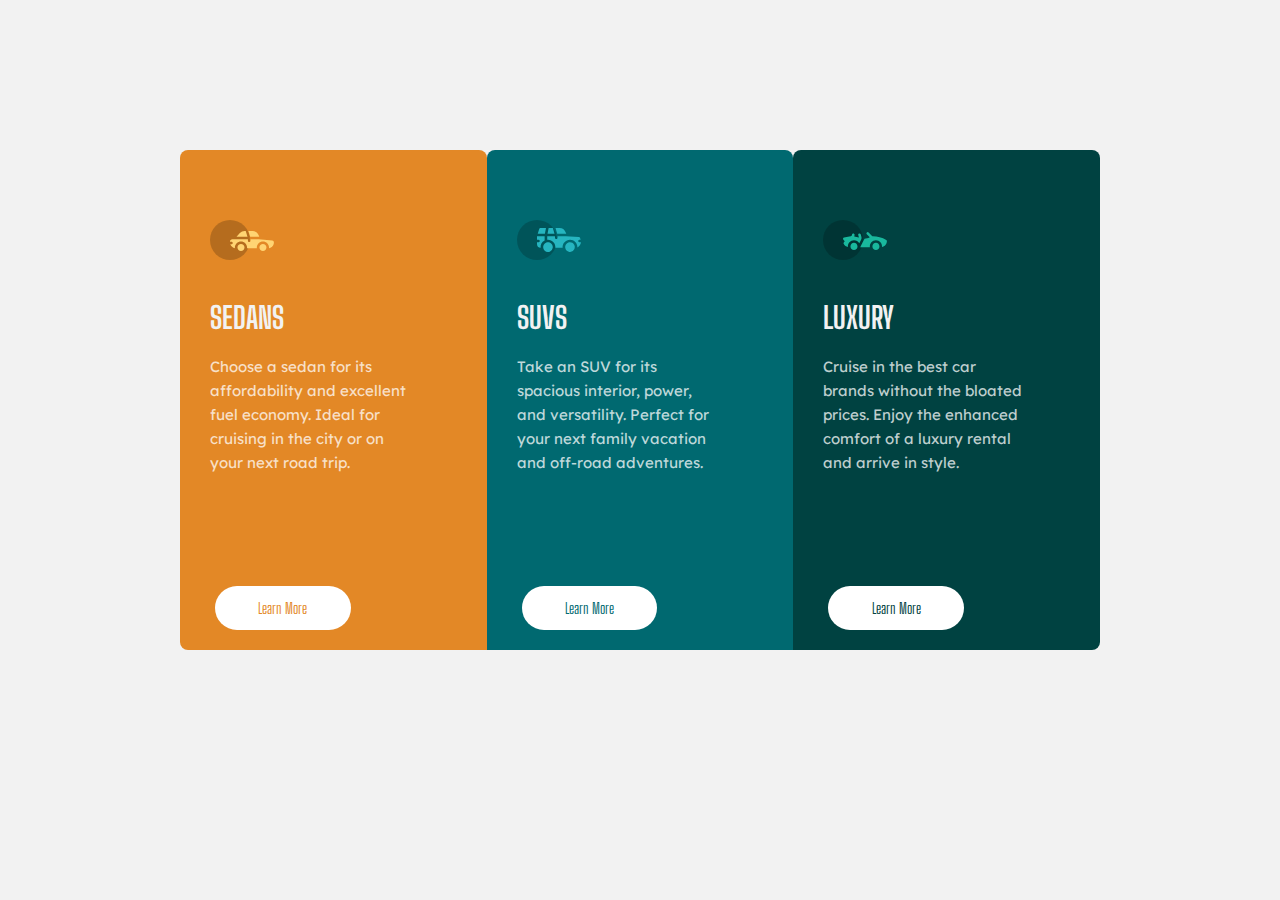
<file: 3-column-preview-card-component/index.html>
<!DOCTYPE html>
<html lang="en">
  <head>
    <meta charset="UTF-8" />
    <meta name="viewport" content="width=device-width, initial-scale=1.0" />

    <link
      rel="icon"
      type="image/png"
      sizes="32x32"
      href="./images/Lloyd-Blake-icon.png"
    />
    <link rel="stylesheet" href="./css/style.css" />

    <title>Portfolio Website | 3-column preview card component</title>
  </head>
  <body>
    <div class="container">
      <main class="row">
        <div class="column" id="sedans">
          <img src="images/icon-sedans.svg" aria-hidden="true" />
          <div class="sedans">
            <h1>Sedans</h1>
            <p>
              Choose a sedan for its affordability and excellent fuel economy.
              Ideal for cruising in the city or on your next road trip.
            </p>
            <a href="#" class="btn btn-sedans">Learn More</a>
          </div>
        </div>

        <div class="column" id="suvs">
          <img src="images/icon-suvs.svg" aria-hidden="true" />
          <div class="suvs">
            <h1>SUVs</h1>
            <p>
              Take an SUV for its spacious interior, power, and versatility.
              Perfect for your next family vacation and off-road adventures.
            </p>
            <a href="#" class="btn btn-suvs">Learn More</a>
          </div>
        </div>

        <div class="column" id="luxury">
          <img src="images/icon-luxury.svg" aria-hidden="true" />
          <div class="luxury">
            <h1>Luxury</h1>
            <p>
              Cruise in the best car brands without the bloated prices. Enjoy
              the enhanced comfort of a luxury rental and arrive in style.
            </p>
            <a href="#" class="btn btn-luxury">Learn More</a>
          </div>
        </div>
      </main>
    </div>

    <footer class="attribution">
      <!-- Challenge by
      <a
        href="https://www.frontendmentor.io/challenges/3column-preview-card-component-pH92eAR2-"
        target="_blank"
        >Frontend Mentor</a
      >. Coded by <a href="https://tinyurl.com/29x786uh">Lloyd Blake</a>. -->
    </footer>
  </body>
</html>
</file>
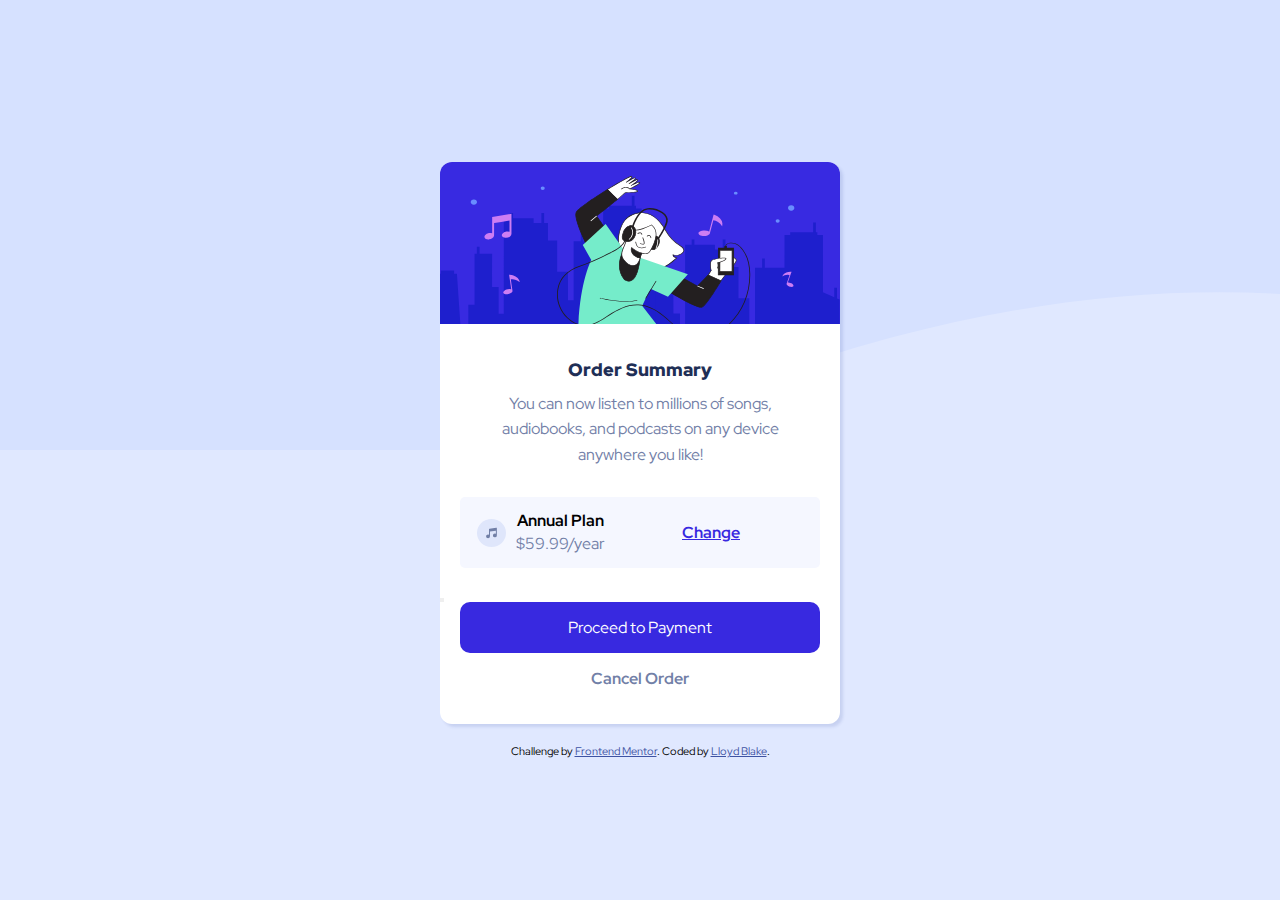
<file: order-summary-component/index.html>
<!DOCTYPE html>
<html lang="en">
  <head>
    <meta charset="UTF-8" />
    <meta name="viewport" content="width=device-width, initial-scale=1.0" />

    <link
      rel="icon"
      type="image/png"
      sizes="32x32"
      href="./images/favicon-32x32.png"
    />
    <link rel="preconnect" href="https://fonts.googleapis.com" />
    <link rel="preconnect" href="https://fonts.gstatic.com" crossorigin />
    <link
      href="https://fonts.googleapis.com/css2?family=Red+Hat+Display:wght@500;700;900&display=swap"
      rel="stylesheet"
    />
    <link rel="stylesheet" href="./css/style.css" />

    <title>Frontend Mentor | Order Summary Card</title>
  </head>

  <body>
    <div class="bg__image"></div>
    <div class="container">
      <img src="images/illustration-hero.svg" alt="image of hero" />
      <h1>Order Summary</h1>
      <p class="description">
        You can now listen to millions of songs, audiobooks, and podcasts on any
        device anywhere you like!
      </p>
      <div class="pricing">
        <article>
          <img src="images/icon-music.svg" />
          <div>
            <h4>Annual Plan</h4>
            <p>$59.99/year</p>
          </div>
        </article>
        <button class="btn btn-change">Change</button>
      </div>

      <button class="buttons" type="button">
        <button class="btn btn-primary">Proceed to Payment</button>
        <button class="btn btn-secondary">Cancel Order</button>
      </button>
    </div>

    <div class="attribution">
      Challenge by
      <a
        href="https://www.frontendmentor.io/challenges/order-summary-component-QlPmajDUj
      "
        target="_blank"
        >Frontend Mentor</a
      >. Coded by
      <a
        href="https://github.com/lblake/Front-End-Projects/tree/main/order-summary-component"
        target="_blank"
        >Lloyd Blake</a
      >.
    </div>
  </body>
</html>
</file>
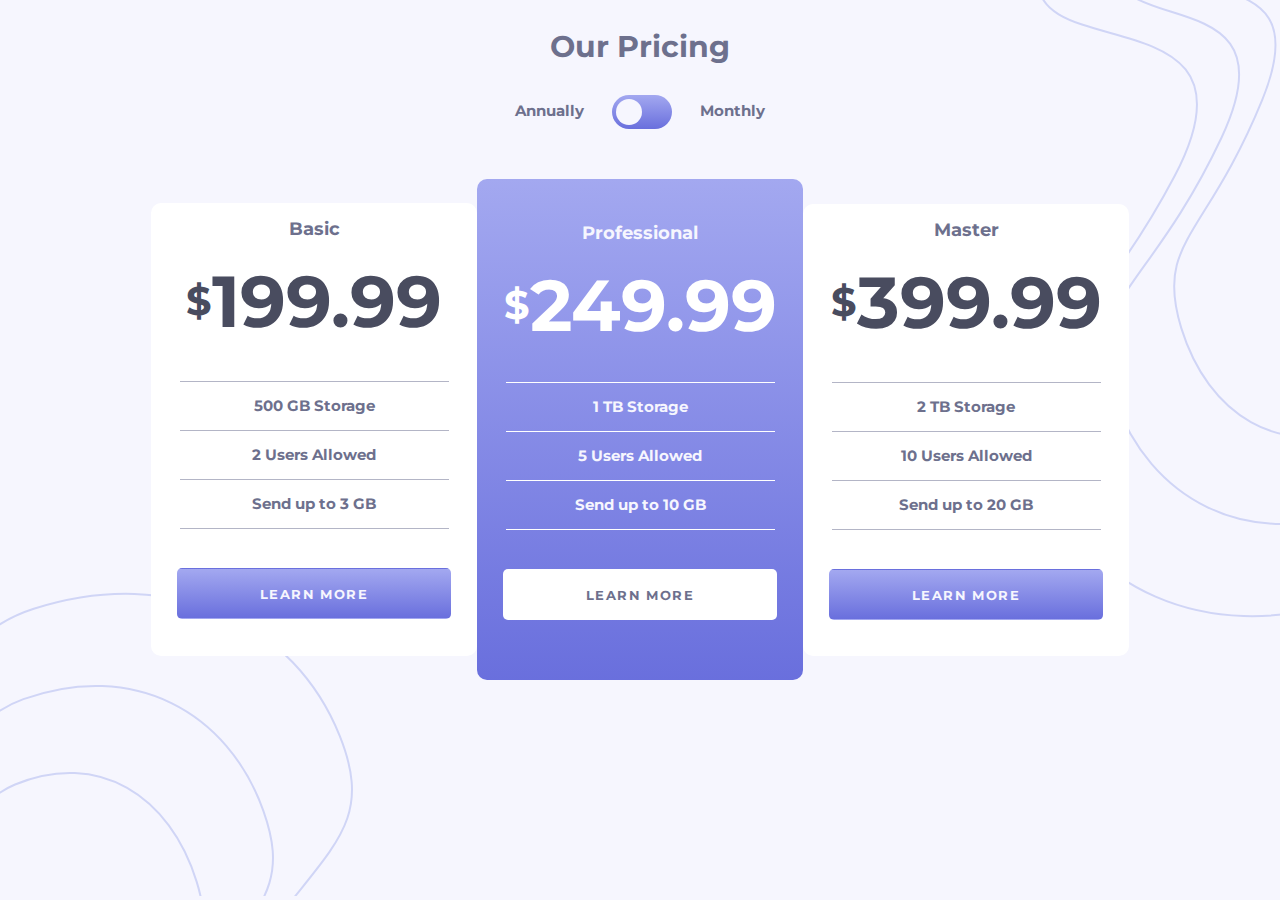
<file: pricing-component-with-toggle/index.html>
<!DOCTYPE html>
<html lang="en">
  <head>
    <meta charset="UTF-8" />
    <meta name="viewport" content="width=device-width, initial-scale=1.0" />

    <link
      rel="icon"
      type="image/png"
      sizes="32x32"
      href="./images/Lloyd-Blake-icon.png"
    />
    <link rel="preconnect" href="https://fonts.googleapis.com" />
    <link rel="preconnect" href="https://fonts.gstatic.com" crossorigin />
    <link
      href="https://fonts.googleapis.com/css2?family=Montserrat:wght@400;700&display=swap"
      rel="stylesheet"
    />
    <link rel="stylesheet" href="./css/style.css" />

    <title>Portfolio Website | Pricing Component with Toggle</title>
  </head>
  <body>
    <div class="bottom_image">
      <image src="./images/bg-bottom.svg">
    </div>
    <div class="top_image">
      <image src="./images/bg-top.svg">
    </div>
        
    <div class="container">
      <div class="top">
        <h1>Our Pricing</h1>
        <div class="toggle-btn">
          <span class="back">Annually</span>
          <label class="switch">
            <input type="checkbox" id="checkbox" onclick="check()" ; />
            <span class="slider round"></span>
          </label>
          <span class="back">Monthly</span>
        </div>
      </div>

      <div class="package-container">
        <div class="packages packages__outter__colour packages__outter__size">
          <h1 class="heading_basic">Basic</h1>
        <div class="package-price">
          <span class="dollar">&dollar;</span>
          <h2 class="text1 text_dark">
            19.99
          </h2>
          <h2 class="text2 text_dark">
            <span class="dollar"></span>
            199.99
          </h2>
        </div>          
          <ul class="list">
            <li></li>
            <li class="first">500 GB Storage</li>
            <li>2 Users Allowed</li>
            <li>Send up to 3 GB</li>
          </ul>
          <a href="#" class="button button_gradient"
            ><span class="learn">Learn more</span></a
          >
        </div>

        <div id="professional_size"class="packages">
          <h1 class="professional heading_professional">Professional</h1>
          <div class="package-price-white">
            <span class="dollar">&dollar;</span>
            <h2 class="text1 text_white">
              24.99
            </h2>
            <h2 class="text2 text_white">
              <span class="dollar"></span>
              249.99
            </h2>
          </div>       
          <ul class="professional_list">
            <li></li>
            <li class="first professional">1 TB Storage</li>
            <li class="professional">5 Users Allowed</li>
            <li class="professional">Send up to 10 GB</li>
          </ul>
          <a href="#" class="button button_white"
            ><span class="learn">Learn more</span></a
          >
        </div>

        <div class="packages packages__outter__colour">
          <h1 class="heading_master">Master</h1>
          <div class="package-price">
            <span class="dollar">&dollar;</span>
            <h2 class="text1 text_dark">
              39.99
            </h2>
            <h2 class="text2 text_dark">
              <span class="dollar"></span>
              399.99
            </h2>
          </div>       
          <ul class="list">
            <li></li>

            <li class="first">2 TB Storage</li>
            <li>10 Users Allowed</li>
            <li>Send up to 20 GB</li>
          </ul>
          <a href="#" class="button button_gradient"
            ><span class="learn">Learn more</span></a
          >
        </div>
      </div>
    </div>

    <footer class="attribution">
      <!-- Challenge by
      <a
        href="https://www.frontendmentor.io/challenges/pricing-component-with-toggle-8vPwRMIC"
        target="_blank"
        >Frontend Mentor</a
      >. Coded by <a href="https://tinyurl.com/hrrhfesf">Lloyd Blake</a>. -->
    </footer>
    <script>
      function check() {
        var checkbox = document.getElementById('checkbox');
        var text1 = document.getElementsByClassName('text1');
        var text2 = document.getElementsByClassName('text2');
        for (var i = 0; i < text1.length; i++) {
          if (checkbox.checked == true) {
            text1[i].style.display = 'block';
            text2[i].style.display = 'none';
          } else if (checkbox.checked == false) {
            text1[i].style.display = 'none';
            text2[i].style.display = 'block';
          }
        }
      }
      check();
    </script>
  </body>
</html>
</file>
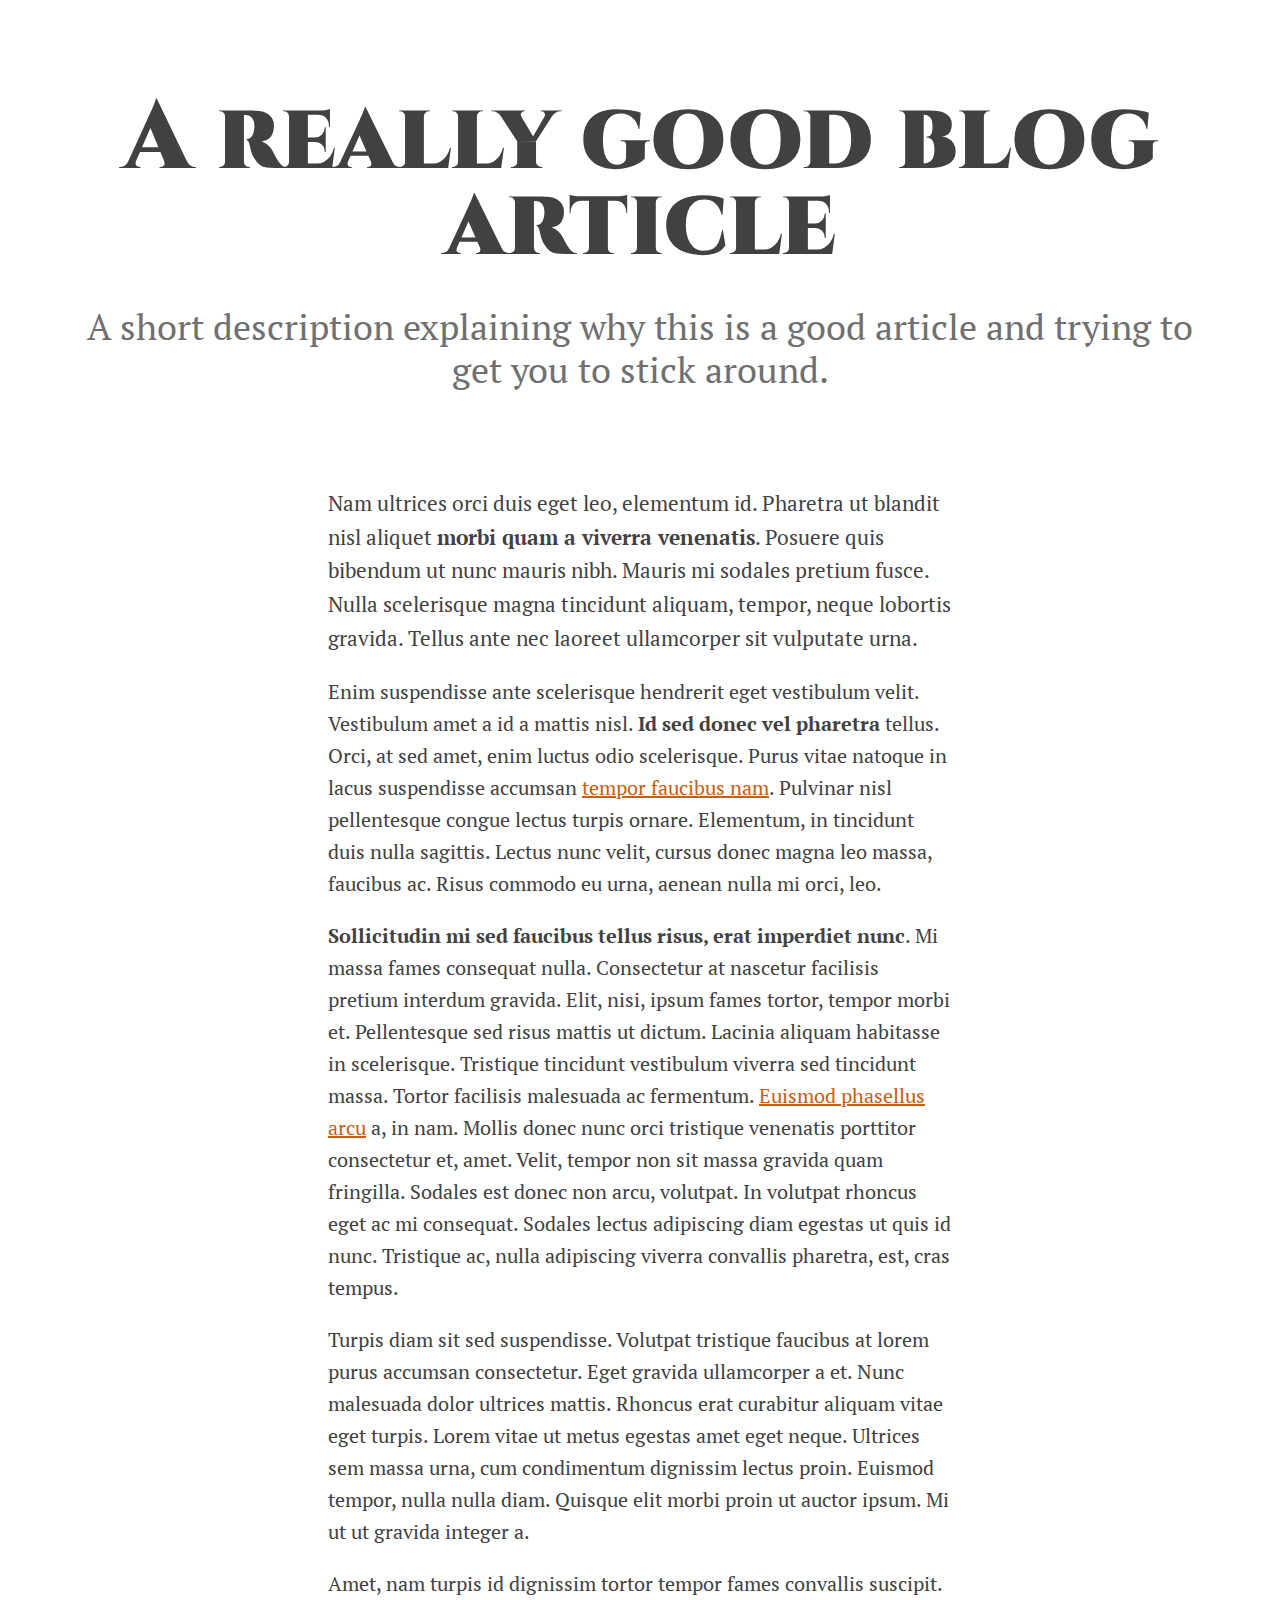
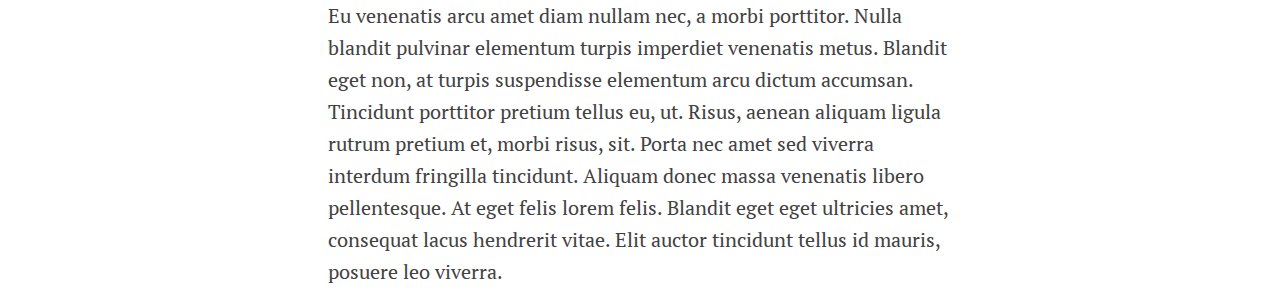
<file: simple-webpage-example/index.html>
<!DOCTYPE html>
<html lang="en">

<head>
  <meta charset="UTF-8">
  <meta name="viewport" content="width=device-width, initial-scale=1.0">
  <title>A great blog</title>
  <link href="https://fonts.googleapis.com/css2?family=Cinzel:wght@900&family=PT+Serif:wght@400;700&display=swap"
    rel="stylesheet">
  <link rel="stylesheet" href="css/style.css">
</head>

<body>
  <article>
    <header>
      <h1>A really good blog article</h1>
      <p class="subtitle">A short description explaining why this is a good article and trying to get you to stick
        around.
      </p>
    </header>
    <div class="container">
      <p class="lead">Nam ultrices orci duis eget leo, elementum id. Pharetra ut blandit nisl aliquet <strong>morbi quam
          a viverra
          venenatis</strong>. Posuere quis bibendum ut nunc mauris nibh. Mauris mi sodales pretium fusce. Nulla
        scelerisque magna tincidunt aliquam, tempor, neque lobortis gravida. Tellus ante nec laoreet ullamcorper sit
        vulputate urna.</p>
      <p>Enim suspendisse ante scelerisque hendrerit eget vestibulum velit. Vestibulum amet a id a mattis nisl.
        <strong>Id
          sed donec vel pharetra</strong> tellus. Orci, at sed amet, enim luctus odio scelerisque. Purus vitae natoque
        in
        lacus suspendisse accumsan <a href="#">tempor faucibus nam</a>. Pulvinar nisl pellentesque congue lectus turpis
        ornare. Elementum,
        in tincidunt duis nulla sagittis. Lectus nunc velit, cursus donec magna leo massa, faucibus ac. Risus commodo eu
        urna, aenean nulla mi orci, leo.</p>
      <p><strong>Sollicitudin mi sed faucibus tellus risus, erat imperdiet nunc</strong>. Mi massa fames consequat
        nulla.
        Consectetur at
        nascetur facilisis pretium interdum gravida. Elit, nisi, ipsum fames tortor, tempor morbi et. Pellentesque sed
        risus mattis ut dictum. Lacinia aliquam habitasse in scelerisque. Tristique tincidunt vestibulum viverra sed
        tincidunt massa. Tortor facilisis malesuada ac fermentum. <a href="#">Euismod phasellus arcu</a> a, in nam.
        Mollis
        donec nunc orci
        tristique venenatis porttitor consectetur et, amet. Velit, tempor non sit massa gravida quam fringilla. Sodales
        est donec non arcu, volutpat. In volutpat rhoncus eget ac mi consequat. Sodales lectus adipiscing diam egestas
        ut
        quis id nunc. Tristique ac, nulla adipiscing viverra convallis pharetra, est, cras tempus.</p>
      <p>Turpis diam sit sed suspendisse. Volutpat tristique faucibus at lorem purus accumsan consectetur. Eget gravida
        ullamcorper a et. Nunc malesuada dolor ultrices mattis. Rhoncus erat curabitur aliquam vitae eget turpis. Lorem
        vitae ut metus egestas amet eget neque. Ultrices sem massa urna, cum condimentum dignissim lectus proin. Euismod
        tempor, nulla nulla diam. Quisque elit morbi proin ut auctor ipsum. Mi ut ut gravida integer a.</p>
      <p>Amet, nam turpis id dignissim tortor tempor fames convallis suscipit. Eu venenatis arcu amet diam nullam nec, a
        morbi porttitor. Nulla blandit pulvinar elementum turpis imperdiet venenatis metus. Blandit eget non, at turpis
        suspendisse elementum arcu dictum accumsan. Tincidunt porttitor pretium tellus eu, ut. Risus, aenean aliquam
        ligula rutrum pretium et, morbi risus, sit. Porta nec amet sed viverra interdum fringilla tincidunt. Aliquam
        donec
        massa venenatis libero pellentesque. At eget felis lorem felis. Blandit eget eget ultricies amet, consequat
        lacus
        hendrerit vitae. Elit auctor tincidunt tellus id mauris, posuere leo viverra.</p>
  </article>
  </div>
</body>

</html>
</file>
<file: 3-column-preview-card-component/css/style.css>
@import url('https://fonts.googleapis.com/css2?family=Lexend+Deca&display=swap');
@import url('https://fonts.googleapis.com/css2?family=Big+Shoulders+Display:wght@700&display=swap');

:root {
  --Bright-orange: hsl(31, 77%, 52%);
  --Dark-cyan: hsl(184, 100%, 22%);
  --Very-dark-cyan: hsl(179, 100%, 13%);
  /* Paragraphs color */
  --Transparent-white: hsla(0, 0%, 100%, 0.75);
  /* (background, headings, buttons)*/
  --Very-light-gray: hsl(0, 0%, 95%);
}

*,
*::before,
*::after {
  box-sizing: border-box;
  margin: 0;
  padding: 0;
}

body {
  font-size: 15px;
  background: var(--Very-light-gray);
}

p {
  font-family: 'Lexend Deca', sans-serif;
  font-weight: 400;
  color: var(--Transparent-white);
  padding-right: 47.5px;
  line-height: 1.6;
}

h1 {
  font-family: 'Big Shoulders Display', cursive;
  color: var(--Very-light-gray);
  text-transform: uppercase;
  padding-top: 35px;
  padding-bottom: 20px;
}

.btn {
  display: inline-block;
  background-color: #fff;
  text-decoration: none;
  font-family: 'Big Shoulders Display', cursive;
  color: var(--Very-light-gray);
  padding: 0.75em 2.75em;
  border-radius: 100px;
  bottom: 20px;
  left: 35px;
  position: absolute;
  cursor: pointer;
  border: 2px solid transparent;
}

.btn-sedans {
  color: var(--Bright-orange);
}
.btn-sedans:hover {
  border: 2px solid white;
  color: #fff;
  background-color: var(--Bright-orange);
  transition: all 0.2s;
}
#sedans {
  background-color: var(--Bright-orange);
  min-height: 500px;
}

.btn-suvs {
  color: var(--Dark-cyan);
}

.btn-suvs:hover {
  border: 2px solid #fff;
  color: #fff;
  background-color: var(--Dark-cyan);
  transition: all 0.2s;
}

#suvs {
  background-color: var(--Dark-cyan);
  min-height: 500px;
}

.btn-luxury {
  color: var(--Very-dark-cyan);
}

.btn-luxury:hover {
  border: 2px solid #fff;
  color: #fff;
  background-color: var(--Very-dark-cyan);
  transition: all 0.2s;
}

#luxury {
  background-color: var(--Very-dark-cyan);
  min-height: 500px;
}

.container {
  width: 80%;
  max-width: 920px;
  margin: 0 auto;
  margin-top: 150px;
}
.row {
  display: flex;
  flex-wrap: wrap;
  align-items: center;
  justify-content: center;
}

.column {
  flex: 33%;
  position: relative;
  border-radius: 8px 8px 0px 0px;
  padding: 70px 30px;
  min-height: 600px;
}

.attribution {
  font-family: 'Lexend Deca', sans-serif;
  font-size: 11px;
  text-align: center;
  margin-top: 20px;
}
.attribution a {
  color: hsl(228, 45%, 44%);
}

@media screen and (min-width: 992px) {
  #luxury {
    border-bottom-right-radius: 8px;
  }
  #sedans {
    border-bottom-left-radius: 8px;
  }
}

@media screen and (max-width: 600px) {
  .column {
    flex: 100%;
    min-height: 450px;
  }

  #luxury {
    border-radius: 0px 0px 8px 8px;
  }
  #suvs {
    border-radius: 0px;
  }
}
</file>
<file: order-summary-component/css/style.css>
:root {
  /* Primary Colours */
  --primary-pale-blue: hsl(225, 100%, 94%);
  --primary-bright-blue: hsl(245, 75%, 52%);

  /* Neutral Colours */
  --neutral-very-pale-blue: hsl(225, 100%, 98%);
  --neutral-desaturated-blue: hsl(224, 23%, 55%);
  --neutral-dark-blue: hsl(223, 47%, 23%);

  --attribution-blue: hsl(228, 45%, 44%);
}

*,
*::before,
*::after {
  margin: 0;
  padding: 0;
  box-sizing: border-box;
}

body {
  font-family: 'Red Hat Display', sans-serif;
  font-size: 1rem;
  min-height: 100vh;
  min-width: 100vw;
  text-align: center;
  background-color: var(--primary-pale-blue);
  display: flex;
  flex-direction: column;
  align-items: center;
  justify-content: center;
}

button {
  font-family: inherit;
}
.bg__image {
  background: url('../images/pattern-background-mobile.svg') no-repeat
    center/cover;
  height: 400px;
  position: absolute;
  top: 0;
  left: 0;
  right: 0;
  bottom: 0;
  z-index: -1;
}

h1 {
  font-size: 1.125rem;
  font-weight: 900;
  color: var(--neutral-dark-blue);
  margin-top: 1.825rem;
  margin-bottom: 10px;
  text-align: center;
}
img {
  width: 100%;
  height: 10.125rem;
  background-size: cover;
  border-top-left-radius: 0.75rem;
  border-top-right-radius: 0.75rem;
}

article > img {
  width: 20%;
  height: auto;
}

p {
  font-size: 16px;
  line-height: 1.6;
  color: var(--neutral-desaturated-blue);
}
.attribution {
  font-size: 11px;
  text-align: center;
}

.attribution a {
  color: var(--attribution-blue);
}

.btn {
  background-color: var(--primary-bright-blue);
  color: white;
  margin: 10px 60px;
}

.btn {
  border: none;
  padding: 5px 10px;
  border-radius: 10px;
  font-weight: bold;
  font-size: 16px;
  cursor: pointer;
  transition: all 0.2s ease-in-out;
}

.btn-change {
  background-color: transparent;
  color: var(--primary-bright-blue);
  text-decoration: underline;
}

.btn-primary {
  background-color: var(--primary-bright-blue);
  color: #fff;
  padding-left: 60px;
  padding-right: 60px;
  padding: 15px 0;
  width: 90%;
  margin: 0;
  font-weight: normal !important;
}

.btn-primary:hover,
.btn-change:hover {
  opacity: 0.8;
}
.btn-secondary {
  background-color: transparent;
  color: var(--neutral-desaturated-blue);
}

.btn-secondary:hover {
  color: var(--neutral-dark-blue);
}
.container {
  background-color: #fff;
  margin: 20px;
  padding-bottom: 20px;
  border-radius: 0.75rem;
  box-shadow: 3px 3px 3px hsl(228, 45%, 44%, 0.15);
  max-width: 400px;
}

.container .pricing {
  margin: 30px auto;
  padding: 10px;
  background-color: var(--neutral-very-pale-blue);
  width: 90%;
  border-radius: 5px;
  display: flex;
  align-items: center;
  justify-content: space-between;
}

.container .pricing article {
  display: flex;
  align-items: center;
  justify-content: center;
}

.container .pricing article img {
  margin-right: 10px;
}

.container .buttons {
  display: flex;
  flex-direction: column;
  align-items: center;
  justify-content: center;
}

.container p.description {
  padding: 0 30px;
}

@media (min-width: 768px) {
  .bg__image {
    background-image: url('../images/pattern-background-desktop.svg') no-repeat
      center/cover;
    height: 50vh;
  }
}
</file>
<file: pricing-component-with-toggle/css/style.css>
:root {
  /* Primary  colours */
  --linear-gradient: linear-gradient(hsl(236, 72%, 79%), hsl(237, 63%, 64%));

  /* Neutral colours */
  --very-light-grayish-blue: hsl(240, 78%, 98%);
  --light-grayish-blue: hsl(234, 14%, 74%);
  --grayish-blue: hsl(233, 13%, 49%);
  --dark-grayish-blue: hsl(232, 13%, 33%);
}

*,
*::before,
*::after {
  box-sizing: border-box;
}

body {
  font-size: 15px;
  font-family: 'Montserrat', sans-serif;
  font-weight: 700;
  background-color: var(--very-light-grayish-blue);
}

.bottom_image {
  position: absolute;
  bottom: 0;
  left: 0;
  z-index: -1;
  display: none;
}
.top_image {
  position: absolute;
  top: -40px;
  right: -120px;
  z-index: -1;
}
h1 {
  text-align: center;
  color: var(--grayish-blue);
}
h2.text1 {
  margin-bottom: 1px;
  margin-top: 2px;
  font-size: 72px;
  font-family: 'Montserrat', sans-serif;
}

h2.text2 {
  margin-bottom: 1px;
  margin-top: 2px;
  font-size: 72px;
  font-family: 'Montserrat', sans-serif;
}
.heading_basic {
  font-size: 18px;
  line-height: 28px;
  color: var(--grayish-blue);
}

.heading_master {
  font-size: 18px;
  line-height: 28px;
  color: var(--grayish-blue);
}

.heading_professional {
  font-size: 18px;
  line-height: 28px;
  color: #fff;
}

.dollar {
  font-size: 40px;
}

.text_dark {
  color: var(--dark-grayish-blue);
}
.text_white {
  color: #fff;
}

ul {
  padding-left: 0px;
  padding-bottom: 24px;
}

.back {
  color: var(--grayish-blue);
  margin: 0 24px 0 24px;
}

.attribution {
  margin-top: 10px;
}
.button {
  border: 1px solid transparent;
  text-transform: uppercase;
  border-radius: 5px;
}

.button_white {
  /* background: var(--very-light-grayish-blue); */
  background: #fff;
  color: var(--linear-gradient);
  padding: 15px 82px;
  /* margin: 12px ; */
  text-align: center;
  text-decoration: none;
  display: inline-block;
}
.button_white:hover {
  border: 1px solid #fff;
  color: #fff;
  background-color: var(--linear-gradient);
  transition: all 0.2s;
}

.button_gradient {
  background: var(--linear-gradient);
  color: var(--very-light-grayish-blue);
  padding: 15px 82px;
  /* margin: 12px ; */
  text-align: center;
  text-decoration: none;
  display: inline-block;
}

.button_gradient:hover {
  border: 1px solid#6d72de;
  color: #6d72de;
  background: #fff;
  transition: all 0.2s;
}
.container {
  width: 100%;
}

.top {
  display: flex;
  flex-direction: column;
  align-items: center;
}

.switch {
  position: relative;
  display: inline-block;
  width: 60px;
  height: 34px;
}

.learn {
  width: 105px;
  height: 16px;
  top: 14px;
  left: 91px;
  font-size: 13px;
  line-height: 15.85px;
  letter-spacing: 1.39px;
  font-weight: 700;
}
input,
label {
  display: inline-block;
  vertical-align: middle;
  margin: 10px 0;
}
.switch input {
  opacity: 0;
  width: 0;
  height: 0;
}

.slider {
  position: absolute;
  cursor: pointer;
  top: 0;
  left: 0;
  right: 0;
  bottom: 0;
  background: var(--linear-gradient);
  transition: 0.6s ease transform;
}
.slider::before {
  position: absolute;
  content: '';
  height: 26px;
  width: 26px;
  left: 4px;
  bottom: 4px;
  background-color: var(--very-light-grayish-blue);
  transition: 0.4s;
}

input:checked + .slider {
  background: var(--linear-gradient);
}

input:checked + .slider::before {
  transform: translateX(26px);
}

.slider.round {
  border-radius: 34px;
}

.slider.round::before {
  border-radius: 50%;
}

.package-container {
  display: flex;
  align-items: center;
  justify-content: center;
  flex-wrap: wrap;
  margin-top: 40px;
}

.packages {
  margin-bottom: 32px;
  width: 326px;
  padding-bottom: 2.4em;
  height: auto;
  background: var(--linear-gradient);
  display: flex;
  flex-direction: column;
  align-items: center;
  text-align: center;
  border-radius: 10px;
  flex-wrap: wrap;
  color: var(--grayish-blue);
}

.package-price {
  display: flex;
  align-items: center;
  color: var(--dark-grayish-blue);
}

.package-price-white {
  display: flex;
  align-items: center;
  color: #fff;
}

.professional {
  color: var(--very-light-grayish-blue);
}
.packages__outter__colour {
  background: #fff;
}
.packages__outter__size {
  height: 453px;
}
.list > li {
  font-size: 15px;
  line-height: 28px;
  list-style: none;
  border-bottom: 1px solid var(--light-grayish-blue);
  width: 269px;
  padding-inline-start: 0;
  border-width: 1px;
  padding: 10px;
}

.professional_list > li {
  font-size: 15px;
  line-height: 28px;
  list-style: none;
  border-bottom: 1px solid #fff;
  width: 269px;
  padding-inline-start: 0;
  border-width: 1px;
  padding: 10px;
}

.attribution {
  font-size: 11px;
  text-align: center;
}
.attribution a {
  color: hsl(228, 45%, 44%);
}

@media screen and (min-width: 700px) {
  .bottom_image {
    display: block;
  }
  .professional_list {
    margin-top: 12px;
  }
  .heading_professional {
    margin-top: 40px;
  }
}

@media screen and (min-width: 800px) {
  #professional_size {
    height: 501px;
  }
}
</file>
<file: simple-webpage-example/css/style.css>
/* fonts */
/* 
    font-family: 'Cinzel', serif;
    font-family: 'PT Serif', serif;
*/

*,
*::before,
*::after {
  box-sizing: border-box;
}
 a{
   color: #ca5e10;
 }

body {
  color: #414141;
  font-family: 'PT Serif', serif;
  font-size: 1.25rem;
  line-height: 1.6;
  margin: 0;
}
header {
  text-align: center;
  margin: 6rem auto;
  max-width: 75rem;
  padding: 0 2rem;
}

h1 {
  font-family: 'Cinzel', serif;
  font-weight: 900;
  font-size: 6rem;
  line-height: 0.9;
  margin: 0;
}

.subtitle {
  color: #707070;
  font-size: 2.25rem;
  line-height: 1.2;
}
.lead {
  font-size: 1.3125rem;
}

.container {
  max-width: 39rem;
  margin: 0 auto;
  width: 90%;
}
</file>
